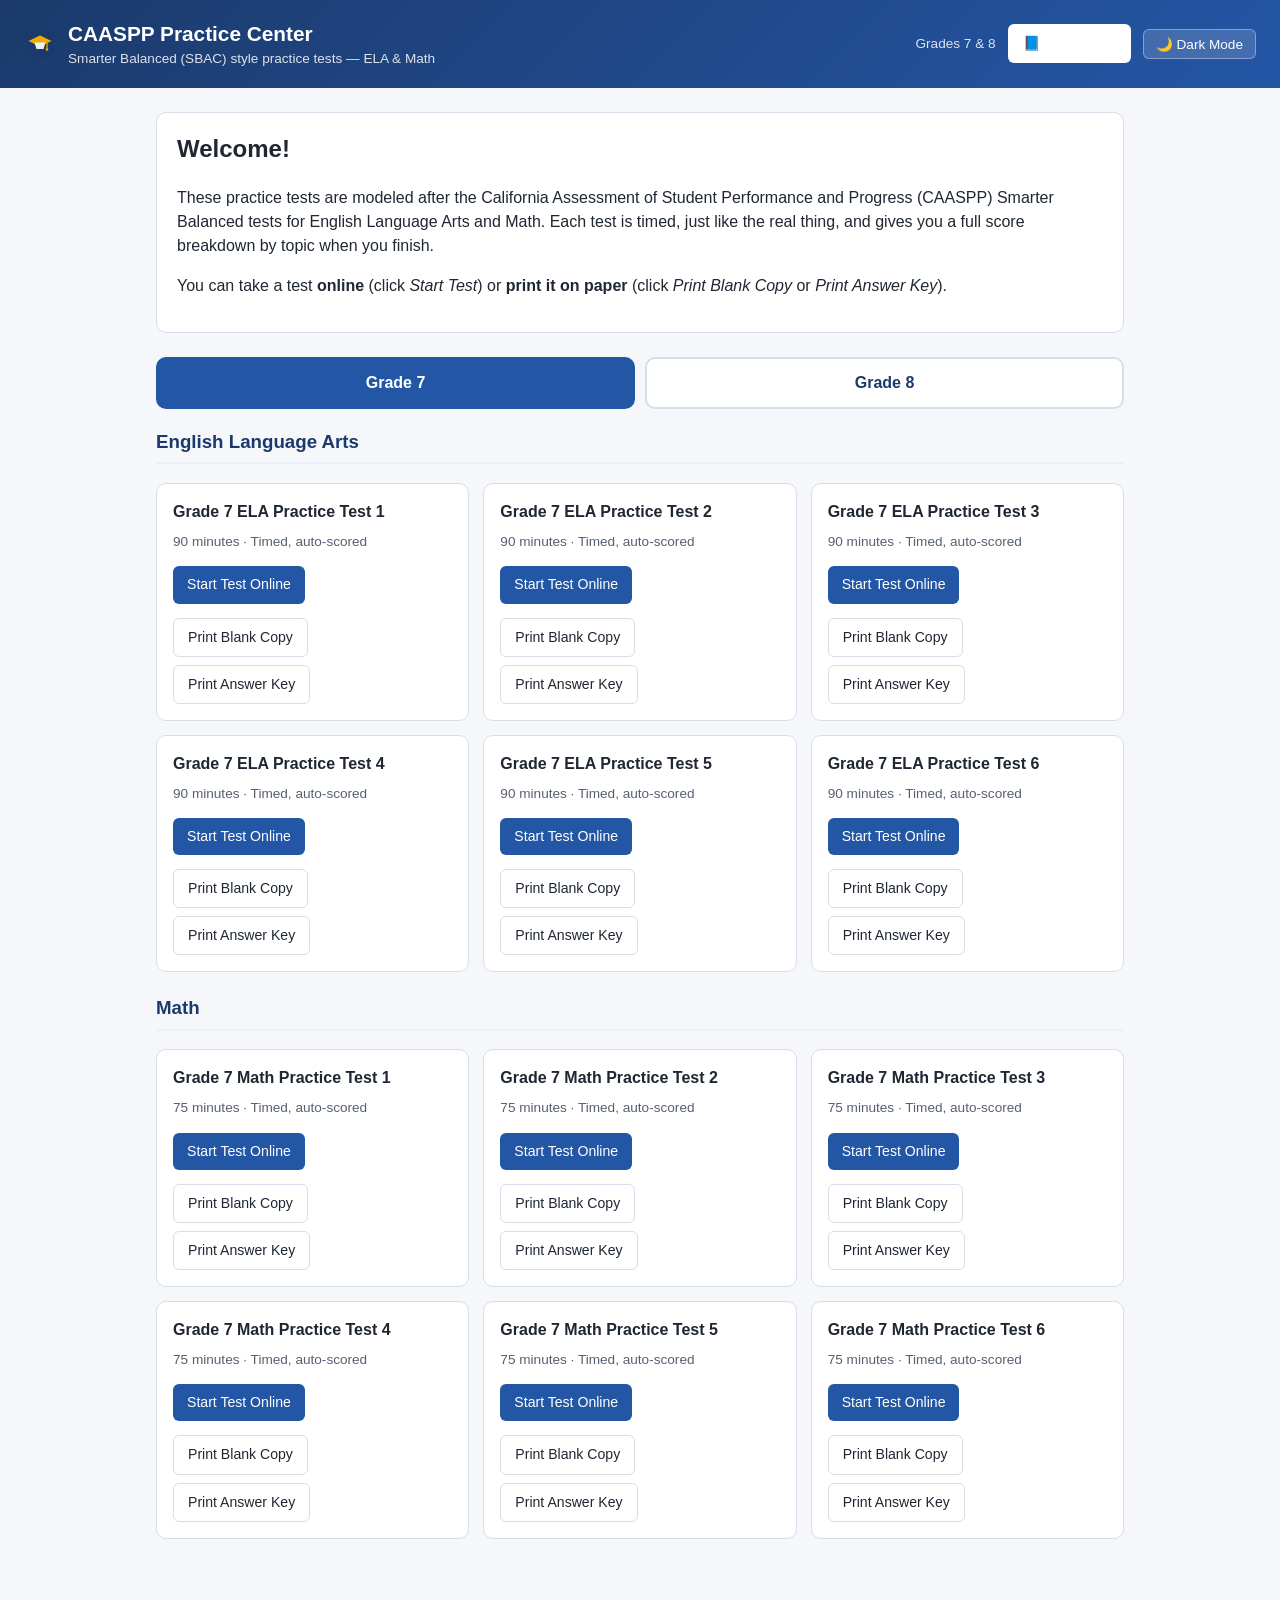
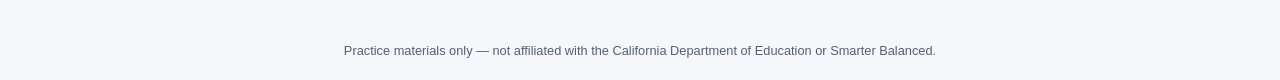
<file: index.html>
<!doctype html>
<html lang="en">
<head>
<meta charset="utf-8">
<meta name="viewport" content="width=device-width, initial-scale=1">
<title>CAASPP Practice Center</title>
<link rel="icon" type="image/svg+xml" href="favicon.svg">
<script src="theme.js"></script>
<link rel="stylesheet" href="style.css">
</head>
<body>

<header class="topbar">
  <div class="header-left">
    <img src="favicon.svg" alt="CAASPP Practice Center logo" class="logo">
    <div>
      <h1>CAASPP Practice Center</h1>
      <div class="subtitle">Smarter Balanced (SBAC) style practice tests &mdash; ELA &amp; Math</div>
    </div>
  </div>
  <div class="header-left">
    <div class="subtitle">Grades 7 &amp; 8</div>
    <a class="btn btn-outline" href="guide.html" style="color:#fff;border-color:rgba(255,255,255,0.4);">📘 Prep Guide</a>
    <button class="theme-toggle-btn" id="theme-toggle">🌙 Dark Mode</button>
  </div>
</header>

<main>
  <div class="intro-box">
    <h2>Welcome!</h2>
    <p>These practice tests are modeled after the California Assessment of Student Performance and Progress
      (CAASPP) Smarter Balanced tests for English Language Arts and Math. Each test is timed, just like the
      real thing, and gives you a full score breakdown by topic when you finish.</p>
    <p>You can take a test <strong>online</strong> (click <em>Start Test</em>) or <strong>print it on paper</strong>
      (click <em>Print Blank Copy</em> or <em>Print Answer Key</em>).</p>
  </div>

  <div class="grade-tabs">
    <div class="grade-tab active" data-grade="7">Grade 7</div>
    <div class="grade-tab" data-grade="8">Grade 8</div>
  </div>

  <div id="content"></div>
</main>

<footer class="appfoot">Practice materials only &mdash; not affiliated with the California Department of Education or Smarter Balanced.</footer>

<script src="manifest.js"></script>
<script>
  const contentEl = document.getElementById("content");
  const tabs = document.querySelectorAll(".grade-tab");

  function getResult(id) {
    try { return (JSON.parse(localStorage.getItem("caaspp_results")) || {})[id] || null; }
    catch (e) { return null; }
  }
  function hasProgress(id) {
    try { return localStorage.getItem("caaspp_progress_" + id) !== null; }
    catch (e) { return false; }
  }

  function render(grade) {
    const tests = window.TEST_MANIFEST.filter(t => t.grade === grade);
    const subjects = ["ELA", "Math"];
    let html = "";
    subjects.forEach(subject => {
      const subjectTests = tests.filter(t => t.subject === subject).sort((a,b) => a.paper - b.paper);
      html += `<div class="subject-block"><h3>${subject === "ELA" ? "English Language Arts" : "Math"}</h3><div class="card-grid">`;
      subjectTests.forEach(t => {
        const result = getResult(t.id);
        const inProgress = !result && hasProgress(t.id);
        let statusHtml = "";
        let startLabel = "Start Test Online";
        if (result && result.best) {
          statusHtml = `<div class="score-badge good">✅ Best: ${result.best.correct}/${result.best.total} (${result.best.pct}%)${result.attempts > 1 ? " &middot; " + result.attempts + " attempts" : ""}</div>`;
          startLabel = "Retake Test";
        } else if (inProgress) {
          statusHtml = `<div class="score-badge inprogress">▶ In progress</div>`;
          startLabel = "Resume Test";
        }
        html += `
          <div class="test-card${result ? " completed" : ""}">
            <h4>${t.title}</h4>
            <div class="test-meta">${t.durationMinutes} minutes &middot; Timed, auto-scored</div>
            ${statusHtml}
            <div class="btn-row">
              <a class="btn btn-primary" href="test.html?id=${t.id}">${startLabel}</a>
            </div>
            <div class="btn-row">
              <a class="btn btn-outline" href="print.html?id=${t.id}&mode=blank" target="_blank">Print Blank Copy</a>
              <a class="btn btn-outline" href="print.html?id=${t.id}&mode=key" target="_blank">Print Answer Key</a>
            </div>
          </div>`;
      });
      html += `</div></div>`;
    });
    contentEl.innerHTML = html;
  }

  tabs.forEach(tab => {
    tab.addEventListener("click", () => {
      tabs.forEach(t => t.classList.remove("active"));
      tab.classList.add("active");
      render(parseInt(tab.dataset.grade, 10));
    });
  });

  render(7);
</script>
</body>
</html>
</file>
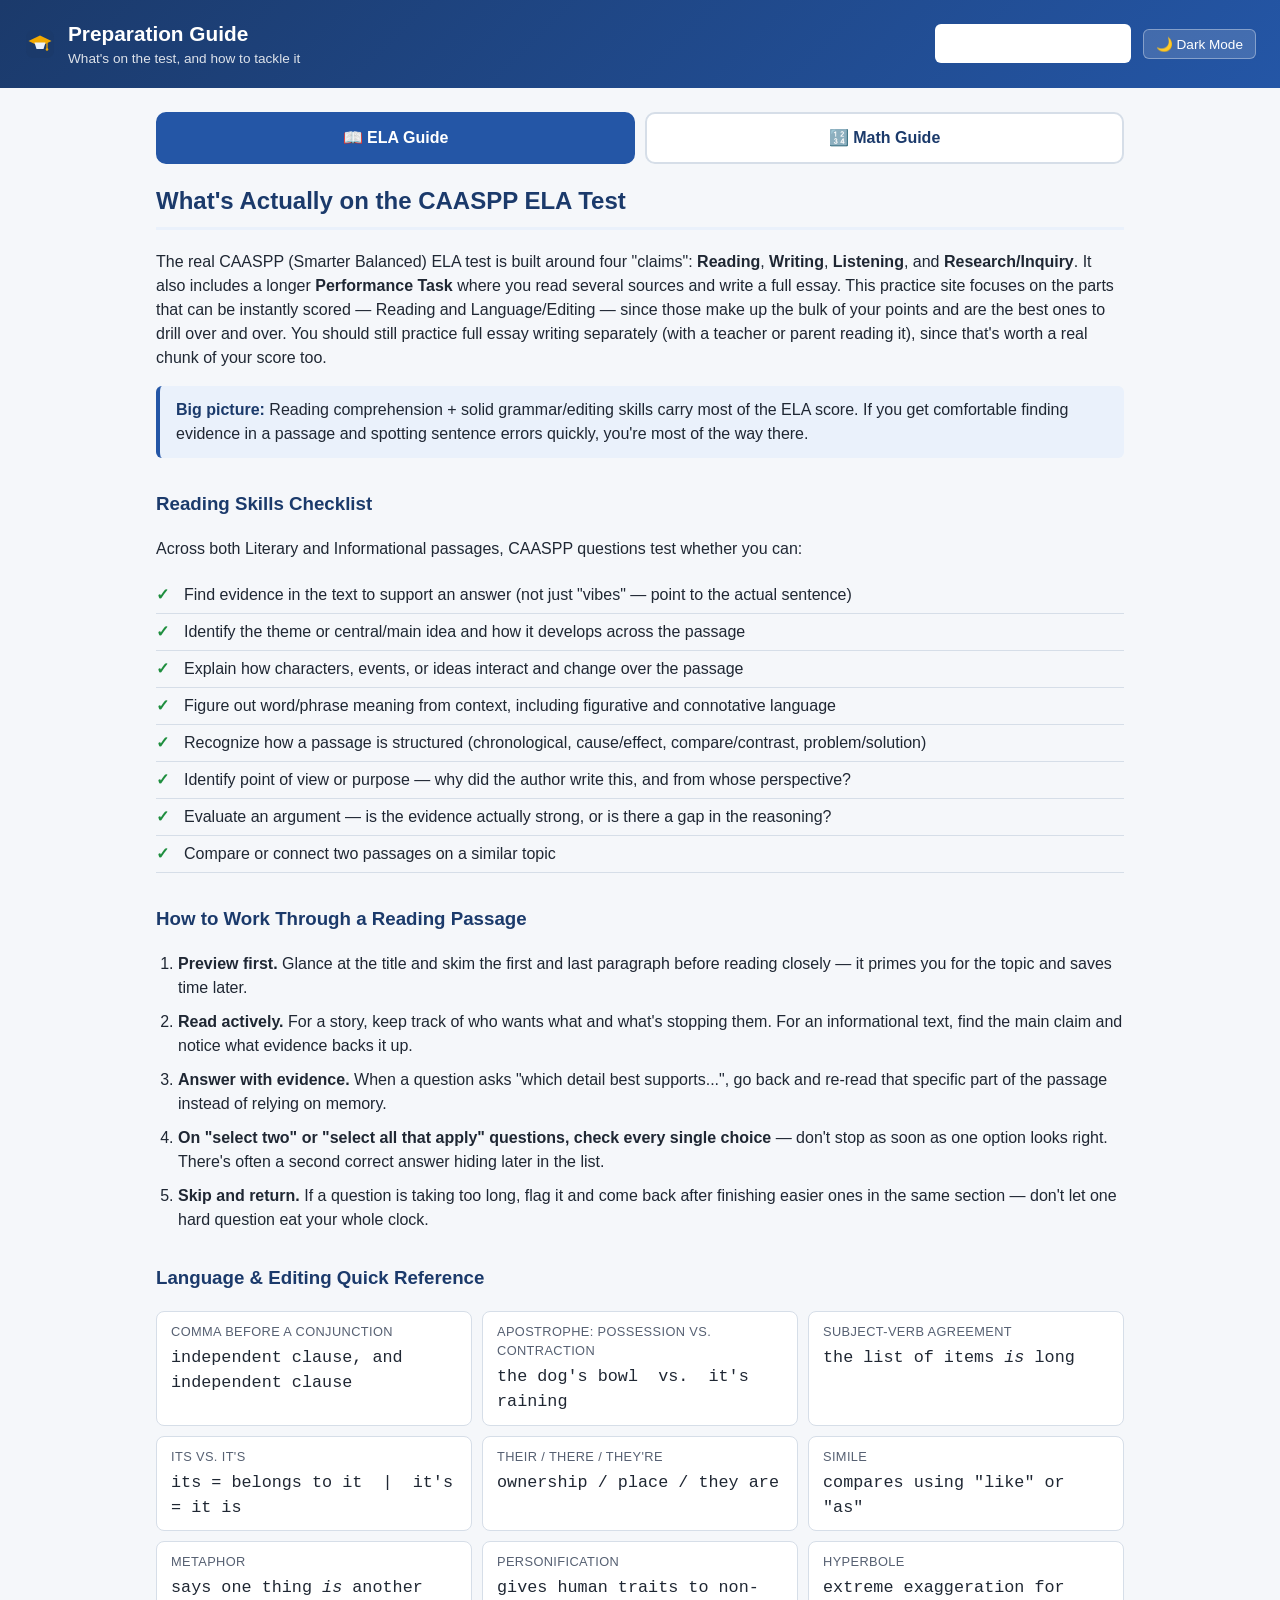
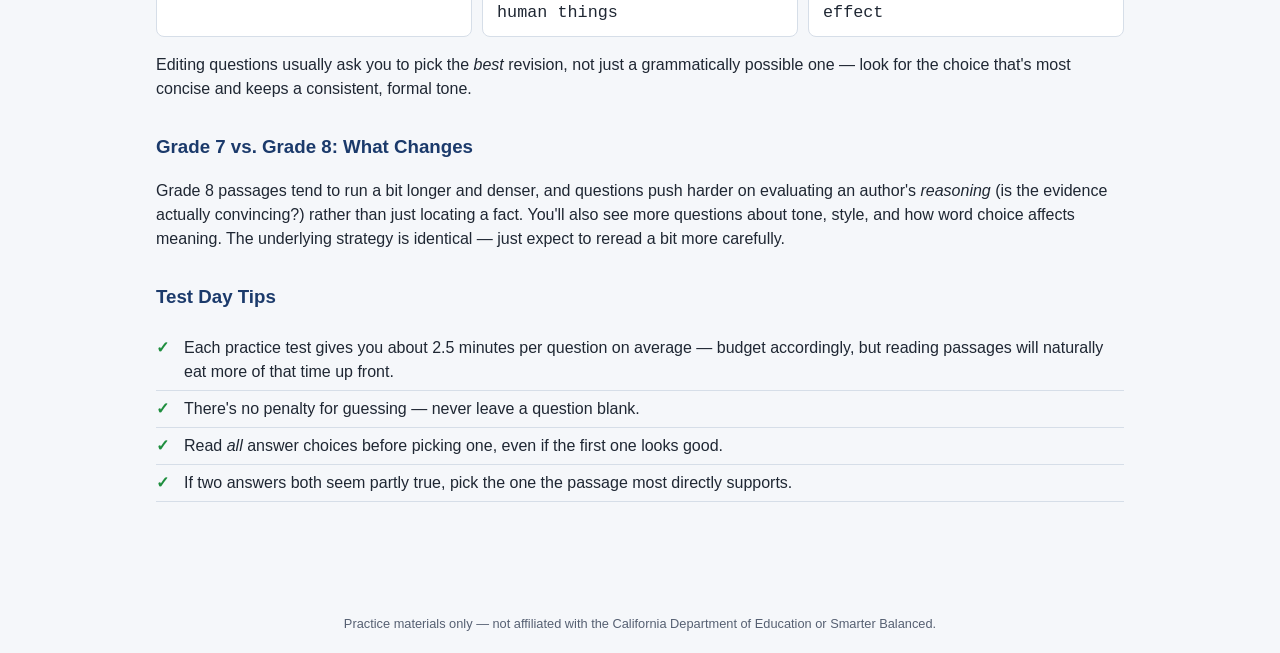
<file: guide.html>
<!doctype html>
<html lang="en">
<head>
<meta charset="utf-8">
<meta name="viewport" content="width=device-width, initial-scale=1">
<title>CAASPP Prep Guide</title>
<link rel="icon" type="image/svg+xml" href="favicon.svg">
<script src="theme.js"></script>
<link rel="stylesheet" href="style.css">
</head>
<body>

<header class="topbar">
  <div class="header-left">
    <img src="favicon.svg" alt="CAASPP Practice Center logo" class="logo">
    <div>
      <h1>Preparation Guide</h1>
      <div class="subtitle">What's on the test, and how to tackle it</div>
    </div>
  </div>
  <div class="header-left">
    <a class="btn btn-outline" href="index.html" style="color:#fff;border-color:rgba(255,255,255,0.4);">&larr; Back to Practice Center</a>
    <button class="theme-toggle-btn" id="theme-toggle">🌙 Dark Mode</button>
  </div>
</header>

<main>
  <div class="grade-tabs">
    <div class="grade-tab active" data-guide="ela">📖 ELA Guide</div>
    <div class="grade-tab" data-guide="math">🔢 Math Guide</div>
  </div>

  <!-- =============== ELA GUIDE =============== -->
  <div id="ela-guide">
    <div class="guide-section">
      <h2>What's Actually on the CAASPP ELA Test</h2>
      <p>The real CAASPP (Smarter Balanced) ELA test is built around four "claims": <strong>Reading</strong>,
        <strong>Writing</strong>, <strong>Listening</strong>, and <strong>Research/Inquiry</strong>. It also includes
        a longer <strong>Performance Task</strong> where you read several sources and write a full essay. This
        practice site focuses on the parts that can be instantly scored &mdash; Reading and Language/Editing &mdash;
        since those make up the bulk of your points and are the best ones to drill over and over. You should still
        practice full essay writing separately (with a teacher or parent reading it), since that's worth a real
        chunk of your score too.</p>

      <div class="tip-box"><strong>Big picture:</strong> Reading comprehension + solid grammar/editing skills carry
        most of the ELA score. If you get comfortable finding evidence in a passage and spotting sentence errors
        quickly, you're most of the way there.</div>
    </div>

    <div class="guide-section">
      <h3>Reading Skills Checklist</h3>
      <p>Across both Literary and Informational passages, CAASPP questions test whether you can:</p>
      <ul class="checklist">
        <li>Find evidence in the text to support an answer (not just "vibes" &mdash; point to the actual sentence)</li>
        <li>Identify the theme or central/main idea and how it develops across the passage</li>
        <li>Explain how characters, events, or ideas interact and change over the passage</li>
        <li>Figure out word/phrase meaning from context, including figurative and connotative language</li>
        <li>Recognize how a passage is structured (chronological, cause/effect, compare/contrast, problem/solution)</li>
        <li>Identify point of view or purpose &mdash; why did the author write this, and from whose perspective?</li>
        <li>Evaluate an argument &mdash; is the evidence actually strong, or is there a gap in the reasoning?</li>
        <li>Compare or connect two passages on a similar topic</li>
      </ul>
    </div>

    <div class="guide-section">
      <h3>How to Work Through a Reading Passage</h3>
      <ol class="step-list">
        <li><strong>Preview first.</strong> Glance at the title and skim the first and last paragraph before reading
          closely &mdash; it primes you for the topic and saves time later.</li>
        <li><strong>Read actively.</strong> For a story, keep track of who wants what and what's stopping them. For
          an informational text, find the main claim and notice what evidence backs it up.</li>
        <li><strong>Answer with evidence.</strong> When a question asks "which detail best supports...", go back and
          re-read that specific part of the passage instead of relying on memory.</li>
        <li><strong>On "select two" or "select all that apply" questions, check every single choice</strong> &mdash;
          don't stop as soon as one option looks right. There's often a second correct answer hiding later in the list.</li>
        <li><strong>Skip and return.</strong> If a question is taking too long, flag it and come back after finishing
          easier ones in the same section &mdash; don't let one hard question eat your whole clock.</li>
      </ol>
    </div>

    <div class="guide-section">
      <h3>Language &amp; Editing Quick Reference</h3>
      <div class="formula-grid">
        <div class="formula-card"><div class="name">Comma before a conjunction</div><div class="formula">independent clause, and independent clause</div></div>
        <div class="formula-card"><div class="name">Apostrophe: possession vs. contraction</div><div class="formula">the dog's bowl &nbsp;vs.&nbsp; it's raining</div></div>
        <div class="formula-card"><div class="name">Subject-verb agreement</div><div class="formula">the list of items <em>is</em> long</div></div>
        <div class="formula-card"><div class="name">Its vs. it's</div><div class="formula">its = belongs to it &nbsp;|&nbsp; it's = it is</div></div>
        <div class="formula-card"><div class="name">Their / there / they're</div><div class="formula">ownership / place / they are</div></div>
        <div class="formula-card"><div class="name">Simile</div><div class="formula">compares using "like" or "as"</div></div>
        <div class="formula-card"><div class="name">Metaphor</div><div class="formula">says one thing <em>is</em> another</div></div>
        <div class="formula-card"><div class="name">Personification</div><div class="formula">gives human traits to non-human things</div></div>
        <div class="formula-card"><div class="name">Hyperbole</div><div class="formula">extreme exaggeration for effect</div></div>
      </div>
      <p>Editing questions usually ask you to pick the <em>best</em> revision, not just a grammatically possible one
        &mdash; look for the choice that's most concise and keeps a consistent, formal tone.</p>
    </div>

    <div class="guide-section">
      <h3>Grade 7 vs. Grade 8: What Changes</h3>
      <p>Grade 8 passages tend to run a bit longer and denser, and questions push harder on evaluating an author's
        <em>reasoning</em> (is the evidence actually convincing?) rather than just locating a fact. You'll also see
        more questions about tone, style, and how word choice affects meaning. The underlying strategy is identical
        &mdash; just expect to reread a bit more carefully.</p>
    </div>

    <div class="guide-section">
      <h3>Test Day Tips</h3>
      <ul class="checklist">
        <li>Each practice test gives you about 2.5 minutes per question on average &mdash; budget accordingly, but reading passages will naturally eat more of that time up front.</li>
        <li>There's no penalty for guessing &mdash; never leave a question blank.</li>
        <li>Read <em>all</em> answer choices before picking one, even if the first one looks good.</li>
        <li>If two answers both seem partly true, pick the one the passage most directly supports.</li>
      </ul>
    </div>
  </div>

  <!-- =============== MATH GUIDE =============== -->
  <div id="math-guide" style="display:none;">
    <div class="guide-section">
      <h2>What's Actually on the CAASPP Math Test</h2>
      <p>CAASPP Math is built around four claims: <strong>Concepts &amp; Procedures</strong> (do you know how to do
        the math), <strong>Problem Solving</strong> (can you apply it to a real situation), <strong>Communicating
        Reasoning</strong> (can you explain why an answer is correct or spot an error in someone else's reasoning),
        and <strong>Data Analysis &amp; Modeling</strong>. The practice tests here mix all four styles into every
        section using multiple-choice, select-all, and fill-in-the-answer question types &mdash; just like the real
        test's mix of selected-response and technology-enhanced items.</p>
      <div class="tip-box"><strong>Big picture:</strong> Read the whole question before you start calculating.
        A lot of point loss on CAASPP math isn't from not knowing the math &mdash; it's from answering the wrong
        question (e.g. solving for the wrong variable, or forgetting a final step like adding tax).</div>
    </div>

    <div class="guide-section">
      <h3>Grade 7 Domains</h3>
      <table class="domain-table">
        <tr><th>Domain</th><th>What it covers</th></tr>
        <tr><td>Ratios &amp; Proportional Relationships</td><td>Unit rates, scaling ratios up/down, percent increase/decrease, tax/tip/discount</td></tr>
        <tr><td>The Number System</td><td>Adding, subtracting, multiplying, and dividing positive and negative fractions/decimals</td></tr>
        <tr><td>Expressions &amp; Equations</td><td>Simplifying expressions, solving multi-step equations and inequalities</td></tr>
        <tr><td>Geometry</td><td>Scale drawings, angle relationships, circles, area/volume/surface area</td></tr>
        <tr><td>Statistics &amp; Probability</td><td>Sampling, comparing data sets, simple and compound probability</td></tr>
      </table>
    </div>

    <div class="guide-section">
      <h3>Grade 8 Domains</h3>
      <table class="domain-table">
        <tr><th>Domain</th><th>What it covers</th></tr>
        <tr><td>The Number System</td><td>Rational vs. irrational numbers, approximating irrational numbers on a number line</td></tr>
        <tr><td>Expressions &amp; Equations</td><td>Exponent rules, scientific notation, slope, solving linear equations and systems of two equations</td></tr>
        <tr><td>Functions</td><td>Identifying functions, comparing linear functions across tables/graphs/equations, rate of change</td></tr>
        <tr><td>Geometry</td><td>Transformations, congruence &amp; similarity, angle relationships, the Pythagorean theorem, volume</td></tr>
        <tr><td>Statistics &amp; Probability</td><td>Scatter plots, linear association, two-way frequency tables</td></tr>
      </table>
    </div>

    <div class="guide-section">
      <h3>Formula Cheat Sheet</h3>
      <div class="formula-grid">
        <div class="formula-card"><div class="name">Circle</div><div class="formula">C = 2πr &nbsp;|&nbsp; A = πr²</div></div>
        <div class="formula-card"><div class="name">Triangle area</div><div class="formula">A = ½ &times; base &times; height</div></div>
        <div class="formula-card"><div class="name">Pythagorean theorem</div><div class="formula">a² + b² = c²</div></div>
        <div class="formula-card"><div class="name">Slope</div><div class="formula">m = (y₂ &minus; y₁) / (x₂ &minus; x₁)</div></div>
        <div class="formula-card"><div class="name">Slope-intercept form</div><div class="formula">y = mx + b</div></div>
        <div class="formula-card"><div class="name">Volume: prism/cylinder</div><div class="formula">V = base area &times; height</div></div>
        <div class="formula-card"><div class="name">Volume: cone</div><div class="formula">V = ⅓πr²h</div></div>
        <div class="formula-card"><div class="name">Volume: sphere</div><div class="formula">V = 4/3 πr³</div></div>
        <div class="formula-card"><div class="name">Percent change</div><div class="formula">(new &minus; old) / old &times; 100%</div></div>
        <div class="formula-card"><div class="name">Simple interest</div><div class="formula">I = P &times; r &times; t</div></div>
        <div class="formula-card"><div class="name">Probability (compound, independent)</div><div class="formula">P(A and B) = P(A) &times; P(B)</div></div>
        <div class="formula-card"><div class="name">Scientific notation</div><div class="formula">a &times; 10ⁿ, where 1 &le; a &lt; 10</div></div>
      </div>
    </div>

    <div class="guide-section">
      <h3>Problem-Solving Strategy</h3>
      <ol class="step-list">
        <li><strong>Read it twice.</strong> First pass for the story, second pass to pin down exactly what value
          you're asked to find.</li>
        <li><strong>Estimate first.</strong> Get a rough sense of what a reasonable answer looks like before you
          calculate &mdash; it catches careless mistakes fast.</li>
        <li><strong>Show your steps</strong> on scratch paper, even for "easy" problems &mdash; most errors come
          from skipping steps in your head.</li>
        <li><strong>Check by plugging back in.</strong> After solving an equation, substitute your answer back into
          the original problem to confirm it works.</li>
        <li><strong>Watch your signs.</strong> Negative numbers are the single most common source of small math
          errors &mdash; double-check every subtraction and every negative times negative.</li>
        <li><strong>For "select all that apply," test every option</strong> against the rule in the question instead
          of stopping once you find one that fits.</li>
      </ol>
    </div>

    <div class="guide-section">
      <h3>Grade 7 vs. Grade 8: What Changes</h3>
      <p>Grade 8 leans more heavily into algebra: you'll be expected to solve systems of two equations, work with
        irrational numbers and exponents/scientific notation, and reason about functions (not just single equations).
        Geometry also gets more abstract &mdash; instead of just computing area/volume, you'll describe and reason
        about transformations (rotations, reflections, dilations) and congruence/similarity.</p>
    </div>
  </div>
</main>

<footer class="appfoot">Practice materials only &mdash; not affiliated with the California Department of Education or Smarter Balanced.</footer>

<script>
  const tabs = document.querySelectorAll(".grade-tab");
  const elaGuide = document.getElementById("ela-guide");
  const mathGuide = document.getElementById("math-guide");

  tabs.forEach(tab => {
    tab.addEventListener("click", () => {
      tabs.forEach(t => t.classList.remove("active"));
      tab.classList.add("active");
      const guide = tab.dataset.guide;
      elaGuide.style.display = guide === "ela" ? "" : "none";
      mathGuide.style.display = guide === "math" ? "" : "none";
    });
  });
</script>
</body>
</html>
</file>
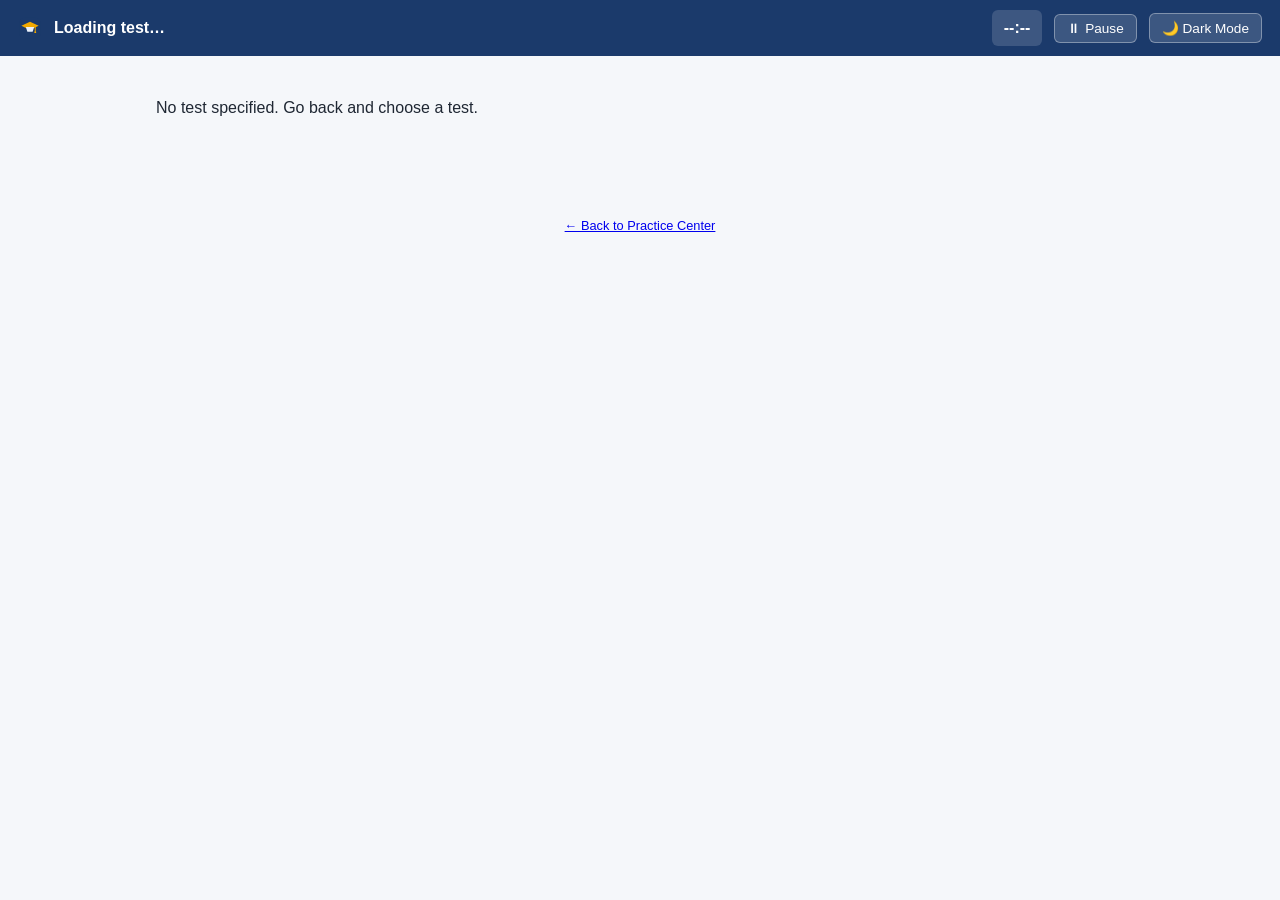
<file: test.html>
<!doctype html>
<html lang="en">
<head>
<meta charset="utf-8">
<meta name="viewport" content="width=device-width, initial-scale=1">
<title>CAASPP Practice Test</title>
<link rel="icon" type="image/svg+xml" href="favicon.svg">
<script src="theme.js"></script>
<link rel="stylesheet" href="style.css">
</head>
<body>

<div id="test-header" class="test-header">
  <div class="header-left">
    <img src="favicon.svg" alt="" class="logo" style="height:24px;width:24px;">
    <div class="title" id="test-title">Loading test&hellip;</div>
  </div>
  <div class="header-left">
    <div class="timer" id="timer">--:--</div>
    <button class="theme-toggle-btn" id="pause-btn">⏸ Pause</button>
    <button class="theme-toggle-btn" id="theme-toggle">🌙 Dark Mode</button>
  </div>
</div>

<div id="app-root"></div>

<footer class="appfoot"><a href="index.html">&larr; Back to Practice Center</a></footer>

<script src="app.js"></script>
<script>
  const params = new URLSearchParams(location.search);
  if (params.get("review") === "1") {
    // A "practice my mistakes" session — data comes from localStorage, not a data/*.js file.
    let reviewData = null;
    try { reviewData = JSON.parse(localStorage.getItem("caaspp_active_review")); } catch (e) {}
    if (!reviewData) {
      document.getElementById("app-root").innerHTML = "<main><p>No mistake-review session found. Finish a practice test first, then click \"Practice My Mistakes.\"</p></main>";
    } else {
      window.TEST_DATA = reviewData;
      window.initTestRunner(reviewData.id);
    }
  } else {
    // Load the requested test's data file dynamically (works from file:// too, unlike fetch()).
    const testId = params.get("id");
    if (!testId) {
      document.getElementById("app-root").innerHTML = "<main><p>No test specified. Go back and choose a test.</p></main>";
    } else {
      const s = document.createElement("script");
      s.src = "data/" + testId + ".js";
      s.onload = () => window.initTestRunner(testId);
      s.onerror = () => {
        document.getElementById("app-root").innerHTML = "<main><p>Could not load test data for '" + testId + "'.</p></main>";
      };
      document.head.appendChild(s);
    }
  }
</script>
</body>
</html>
</file>
<file: style.css>
:root {
  --blue-dark: #1b3a6b;
  --blue: #2456a6;
  --blue-light: #eaf1fb;
  --accent: #f2a900;
  --green: #1e8e3e;
  --red: #c62828;
  --gray-bg: #f5f7fa;
  --border: #d6dee8;
  --text: #1f2733;
  --text-soft: #566072;
  --surface: #ffffff;
  --passage-bg: #fbfaf5;
  --passage-border: #ecdfb0;
  --heading: #1b3a6b;
  --radius: 10px;
}

@media (prefers-color-scheme: dark) {
  :root {
    --blue-dark: #0e1f3d;
    --blue: #3b6bc4;
    --blue-light: #1c2c47;
    --gray-bg: #12161f;
    --border: #2c3548;
    --text: #e6e9f0;
    --text-soft: #a3adc2;
    --surface: #1a2030;
    --passage-bg: #201d16;
    --passage-border: #4a4020;
    --heading: #8fb4ec;
  }
}

:root[data-theme="dark"] {
  --blue-dark: #0e1f3d;
  --blue: #3b6bc4;
  --blue-light: #1c2c47;
  --gray-bg: #12161f;
  --border: #2c3548;
  --text: #e6e9f0;
  --text-soft: #a3adc2;
  --surface: #1a2030;
  --passage-bg: #201d16;
  --passage-border: #4a4020;
  --heading: #8fb4ec;
}

:root[data-theme="light"] {
  --blue-dark: #1b3a6b;
  --blue: #2456a6;
  --blue-light: #eaf1fb;
  --gray-bg: #f5f7fa;
  --border: #d6dee8;
  --text: #1f2733;
  --text-soft: #566072;
  --surface: #ffffff;
  --passage-bg: #fbfaf5;
  --passage-border: #ecdfb0;
  --heading: #1b3a6b;
}

* { box-sizing: border-box; }

body {
  margin: 0;
  font-family: "Segoe UI", Verdana, Arial, sans-serif;
  background: var(--gray-bg);
  color: var(--text);
  line-height: 1.5;
  transition: background 0.2s, color 0.2s;
}

.logo {
  height: 32px;
  width: 32px;
  border-radius: 8px;
  vertical-align: middle;
}

.header-left {
  display: flex;
  align-items: center;
  gap: 12px;
}

.theme-toggle-btn {
  background: rgba(255,255,255,0.15);
  color: #fff;
  border: 1px solid rgba(255,255,255,0.35);
  padding: 6px 12px;
  border-radius: 6px;
  cursor: pointer;
  font-size: 0.85rem;
}

.theme-toggle-btn:hover { background: rgba(255,255,255,0.28); }

header.topbar {
  background: linear-gradient(135deg, var(--blue-dark), var(--blue));
  color: #fff;
  padding: 18px 24px;
  display: flex;
  align-items: center;
  justify-content: space-between;
  flex-wrap: wrap;
  gap: 8px;
}

header.topbar h1 {
  margin: 0;
  font-size: 1.3rem;
}

header.topbar .subtitle {
  font-size: 0.85rem;
  opacity: 0.85;
}

main {
  max-width: 1000px;
  margin: 0 auto;
  padding: 24px 16px 60px;
}

.intro-box {
  background: var(--surface);
  border: 1px solid var(--border);
  border-radius: var(--radius);
  padding: 18px 20px;
  margin-bottom: 24px;
}

.intro-box h2 { margin-top: 0; }

.grade-tabs {
  display: flex;
  gap: 10px;
  margin-bottom: 18px;
}

.grade-tab {
  flex: 1;
  text-align: center;
  padding: 12px;
  background: var(--surface);
  border: 2px solid var(--border);
  border-radius: var(--radius);
  cursor: pointer;
  font-weight: 600;
  color: var(--heading);
}

.grade-tab.active {
  background: var(--blue);
  color: #fff;
  border-color: var(--blue);
}

.subject-block {
  margin-bottom: 22px;
}

.subject-block h3 {
  color: var(--heading);
  border-bottom: 2px solid var(--blue-light);
  padding-bottom: 6px;
}

.card-grid {
  display: grid;
  grid-template-columns: repeat(auto-fit, minmax(260px, 1fr));
  gap: 14px;
}

.test-card {
  background: var(--surface);
  border: 1px solid var(--border);
  border-radius: var(--radius);
  padding: 16px;
  display: flex;
  flex-direction: column;
  gap: 8px;
}

.test-card.completed { border-left: 4px solid var(--green); }

.score-badge {
  display: inline-block;
  width: fit-content;
  font-size: 0.8rem;
  font-weight: 600;
  padding: 4px 10px;
  border-radius: 20px;
}

.score-badge.good { background: rgba(30, 142, 62, 0.15); color: var(--green); }
.score-badge.inprogress { background: var(--blue-light); color: var(--heading); }

.test-card h4 { margin: 0; }

.test-meta {
  font-size: 0.85rem;
  color: var(--text-soft);
}

.btn-row { display: flex; gap: 8px; flex-wrap: wrap; margin-top: 6px; }

.btn {
  display: inline-block;
  padding: 8px 14px;
  border-radius: 6px;
  border: none;
  cursor: pointer;
  font-size: 0.88rem;
  text-decoration: none;
  text-align: center;
}

.btn-primary { background: var(--blue); color: #fff; }
.btn-primary:hover { background: var(--blue-dark); }
.btn-secondary { background: var(--blue-light); color: var(--heading); }
.btn-secondary:hover { background: #dbe7f8; }
.btn-outline { background: var(--surface); border: 1px solid var(--border); color: var(--text); }

/* ---------------- Test runner ---------------- */

.test-header {
  position: sticky;
  top: 0;
  z-index: 10;
  background: var(--blue-dark);
  color: #fff;
  padding: 10px 18px;
  display: flex;
  align-items: center;
  justify-content: space-between;
  flex-wrap: wrap;
  gap: 10px;
}

.test-header .title { font-weight: 600; }

.timer {
  background: rgba(255,255,255,0.15);
  padding: 6px 12px;
  border-radius: 6px;
  font-variant-numeric: tabular-nums;
  font-weight: 600;
}

.timer.low { background: var(--red); }

.runner-layout {
  display: grid;
  grid-template-columns: 1fr 220px;
  gap: 18px;
  max-width: 1100px;
  margin: 18px auto;
  padding: 0 16px;
  align-items: start;
}

@media (max-width: 800px) {
  .runner-layout { grid-template-columns: 1fr; }
  .palette { order: -1; }
}

.question-panel {
  background: var(--surface);
  border: 1px solid var(--border);
  border-radius: var(--radius);
  padding: 20px;
}

.passage-box {
  background: var(--passage-bg);
  border: 1px solid var(--passage-border);
  border-radius: var(--radius);
  padding: 16px 18px;
  margin-bottom: 18px;
  max-height: 360px;
  overflow-y: auto;
}

.passage-box h4 { margin-top: 0; color: var(--heading); }

.section-label {
  display: inline-block;
  font-size: 0.75rem;
  text-transform: uppercase;
  letter-spacing: 0.04em;
  background: var(--blue-light);
  color: var(--heading);
  padding: 3px 10px;
  border-radius: 20px;
  margin-bottom: 10px;
}

.q-number { color: var(--text-soft); font-size: 0.9rem; margin-bottom: 4px; }

.q-prompt { font-size: 1.05rem; margin: 8px 0 16px; white-space: pre-wrap; }

.choice {
  display: flex;
  align-items: flex-start;
  gap: 10px;
  padding: 10px 12px;
  border: 1px solid var(--border);
  border-radius: 8px;
  margin-bottom: 8px;
  cursor: pointer;
}

.choice:hover { background: var(--blue-light); }
.choice.selected { border-color: var(--blue); background: var(--blue-light); }

.choice input { margin-top: 3px; }

.numeric-input input {
  font-size: 1.1rem;
  padding: 8px 10px;
  border: 1px solid var(--border);
  border-radius: 6px;
  width: 200px;
}

.nav-buttons {
  display: flex;
  justify-content: space-between;
  margin-top: 20px;
  gap: 10px;
}

.palette {
  background: var(--surface);
  border: 1px solid var(--border);
  border-radius: var(--radius);
  padding: 14px;
  position: sticky;
  top: 70px;
}

.palette h5 { margin: 0 0 8px; }

.palette-grid {
  display: grid;
  grid-template-columns: repeat(5, 1fr);
  gap: 6px;
  margin-bottom: 10px;
}

.palette-item {
  width: 100%;
  aspect-ratio: 1;
  border: 1px solid var(--border);
  border-radius: 5px;
  background: var(--surface);
  cursor: pointer;
  font-size: 0.78rem;
  display: flex;
  align-items: center;
  justify-content: center;
}

.palette-item.answered { background: var(--blue-light); border-color: var(--blue); }
.palette-item.current { outline: 2px solid var(--accent); font-weight: 700; }
.palette-item.flagged { border-color: var(--accent); }
.palette-item.flagged::after { content: "\1F6A9"; font-size: 0.55rem; position: relative; top: -8px; left: 8px; }
.palette-item.locked { opacity: 0.5; cursor: not-allowed; background: var(--gray-bg); }
.palette-item:disabled { cursor: not-allowed; }

.legend { font-size: 0.75rem; color: var(--text-soft); display: flex; flex-direction: column; gap: 4px; }
.legend span.dot { display: inline-block; width: 10px; height: 10px; border-radius: 2px; margin-right: 6px; }

/* ---------------- Results page ---------------- */

.score-summary {
  background: var(--surface);
  border: 1px solid var(--border);
  border-radius: var(--radius);
  padding: 22px;
  margin-bottom: 20px;
  text-align: center;
}

.score-big { font-size: 2.4rem; font-weight: 700; color: var(--heading); }

.domain-table {
  width: 100%;
  border-collapse: collapse;
  margin-top: 14px;
}

.domain-table th, .domain-table td {
  border: 1px solid var(--border);
  padding: 8px 10px;
  text-align: left;
  font-size: 0.9rem;
}

.domain-table th { background: var(--blue-light); }

.review-item {
  background: var(--surface);
  border: 1px solid var(--border);
  border-radius: var(--radius);
  padding: 16px 18px;
  margin-bottom: 12px;
}

.review-item.correct { border-left: 5px solid var(--green); }
.review-item.incorrect { border-left: 5px solid var(--red); }

.tag-correct { color: var(--green); font-weight: 600; }
.tag-incorrect { color: var(--red); font-weight: 600; }

.explanation {
  margin-top: 8px;
  background: var(--blue-light);
  padding: 10px 12px;
  border-radius: 6px;
  font-size: 0.9rem;
}

/* ---------------- Calculator ---------------- */

.calc-fab {
  position: fixed;
  bottom: 22px;
  right: 22px;
  z-index: 60;
  width: 54px;
  height: 54px;
  border-radius: 50%;
  background: var(--blue);
  color: #fff;
  border: none;
  font-size: 1.5rem;
  cursor: pointer;
  box-shadow: 0 3px 10px rgba(0,0,0,0.35);
}

.calc-fab:hover { background: var(--blue-dark); }

.calc-panel {
  position: fixed;
  bottom: 86px;
  right: 22px;
  z-index: 60;
  width: 250px;
  background: var(--surface);
  border: 1px solid var(--border);
  border-radius: var(--radius);
  box-shadow: 0 6px 20px rgba(0,0,0,0.4);
  padding: 12px;
  display: none;
}

.calc-panel.open { display: block; }

.calc-header {
  display: flex;
  justify-content: space-between;
  align-items: center;
  margin-bottom: 8px;
  font-weight: 600;
  color: var(--heading);
}

.calc-header button {
  background: none;
  border: none;
  cursor: pointer;
  font-size: 1.1rem;
  color: var(--text-soft);
  line-height: 1;
}

.calc-display {
  background: var(--gray-bg);
  border: 1px solid var(--border);
  border-radius: 6px;
  padding: 8px 10px;
  margin-bottom: 8px;
}

.calc-subline {
  font-size: 0.75rem;
  color: var(--text-soft);
  min-height: 1.1em;
  text-align: right;
}

.calc-mainline {
  font-family: "Consolas", monospace;
  font-size: 1.5rem;
  text-align: right;
  word-break: break-all;
}

.calc-grid {
  display: grid;
  grid-template-columns: repeat(4, 1fr);
  gap: 6px;
}

.calc-btn {
  padding: 10px 0;
  border-radius: 6px;
  border: 1px solid var(--border);
  background: var(--surface);
  color: var(--text);
  cursor: pointer;
  font-size: 1rem;
}

.calc-btn:hover { background: var(--blue-light); }
.calc-btn.op { background: var(--blue-light); color: var(--heading); font-weight: 600; }
.calc-btn.eq { background: var(--blue); color: #fff; font-weight: 600; }
.calc-btn.clear { color: var(--red); }

@media print {
  .calc-fab, .calc-panel, .notes-fab, .notes-panel { display: none !important; }
}

/* ---------------- Notes ---------------- */

.notes-fab {
  position: fixed;
  bottom: 22px;
  left: 22px;
  z-index: 60;
  width: 54px;
  height: 54px;
  border-radius: 50%;
  background: var(--accent);
  color: #1f2733;
  border: none;
  font-size: 1.4rem;
  cursor: pointer;
  box-shadow: 0 3px 10px rgba(0,0,0,0.35);
}

.notes-fab:hover { filter: brightness(0.92); }

.notes-panel {
  position: fixed;
  bottom: 86px;
  left: 22px;
  z-index: 60;
  width: min(320px, calc(100vw - 44px));
  background: var(--surface);
  border: 1px solid var(--border);
  border-radius: var(--radius);
  box-shadow: 0 6px 20px rgba(0,0,0,0.4);
  padding: 12px;
  display: none;
}

.notes-panel.open { display: block; }

.notes-header {
  display: flex;
  justify-content: space-between;
  align-items: center;
  margin-bottom: 8px;
  font-weight: 600;
  color: var(--heading);
}

.notes-header button {
  background: none;
  border: none;
  cursor: pointer;
  font-size: 1.1rem;
  color: var(--text-soft);
  line-height: 1;
}

.notes-textarea {
  width: 100%;
  min-height: 160px;
  resize: vertical;
  background: var(--gray-bg);
  border: 1px solid var(--border);
  border-radius: 6px;
  padding: 8px 10px;
  color: var(--text);
  font-family: "Segoe UI", Verdana, Arial, sans-serif;
  font-size: 0.9rem;
  box-sizing: border-box;
}

.notes-footer {
  display: flex;
  justify-content: space-between;
  align-items: center;
  margin-top: 8px;
}

footer.appfoot {
  text-align: center;
  color: var(--text-soft);
  font-size: 0.8rem;
  padding: 20px;
}

/* ---------------- Study guide ---------------- */

.guide-section { margin-bottom: 32px; }

.guide-section h2 {
  color: var(--heading);
  border-bottom: 3px solid var(--blue-light);
  padding-bottom: 8px;
}

.guide-section h3 { color: var(--heading); margin-top: 28px; }

.tip-box {
  background: var(--blue-light);
  border-left: 4px solid var(--blue);
  border-radius: 6px;
  padding: 12px 16px;
  margin: 12px 0;
}

.tip-box strong { color: var(--heading); }

.checklist { list-style: none; padding-left: 0; }
.checklist li {
  padding: 6px 0 6px 28px;
  position: relative;
  border-bottom: 1px solid var(--border);
}
.checklist li::before {
  content: "✓";
  position: absolute;
  left: 0;
  color: var(--green);
  font-weight: 700;
}

.formula-grid {
  display: grid;
  grid-template-columns: repeat(auto-fit, minmax(240px, 1fr));
  gap: 10px;
  margin: 14px 0;
}

.formula-card {
  background: var(--surface);
  border: 1px solid var(--border);
  border-radius: 8px;
  padding: 10px 14px;
}

.formula-card .name { font-size: 0.8rem; color: var(--text-soft); text-transform: uppercase; letter-spacing: 0.03em; }
.formula-card .formula { font-family: "Consolas", monospace; font-size: 1.05rem; margin-top: 4px; }

.step-list { padding-left: 22px; }
.step-list li { margin-bottom: 10px; }

@media print {
  header.topbar, .test-header, .palette, .nav-buttons, .btn-row { display: none !important; }
  .runner-layout { grid-template-columns: 1fr; }
  body { background: #fff; }
}
</file>
